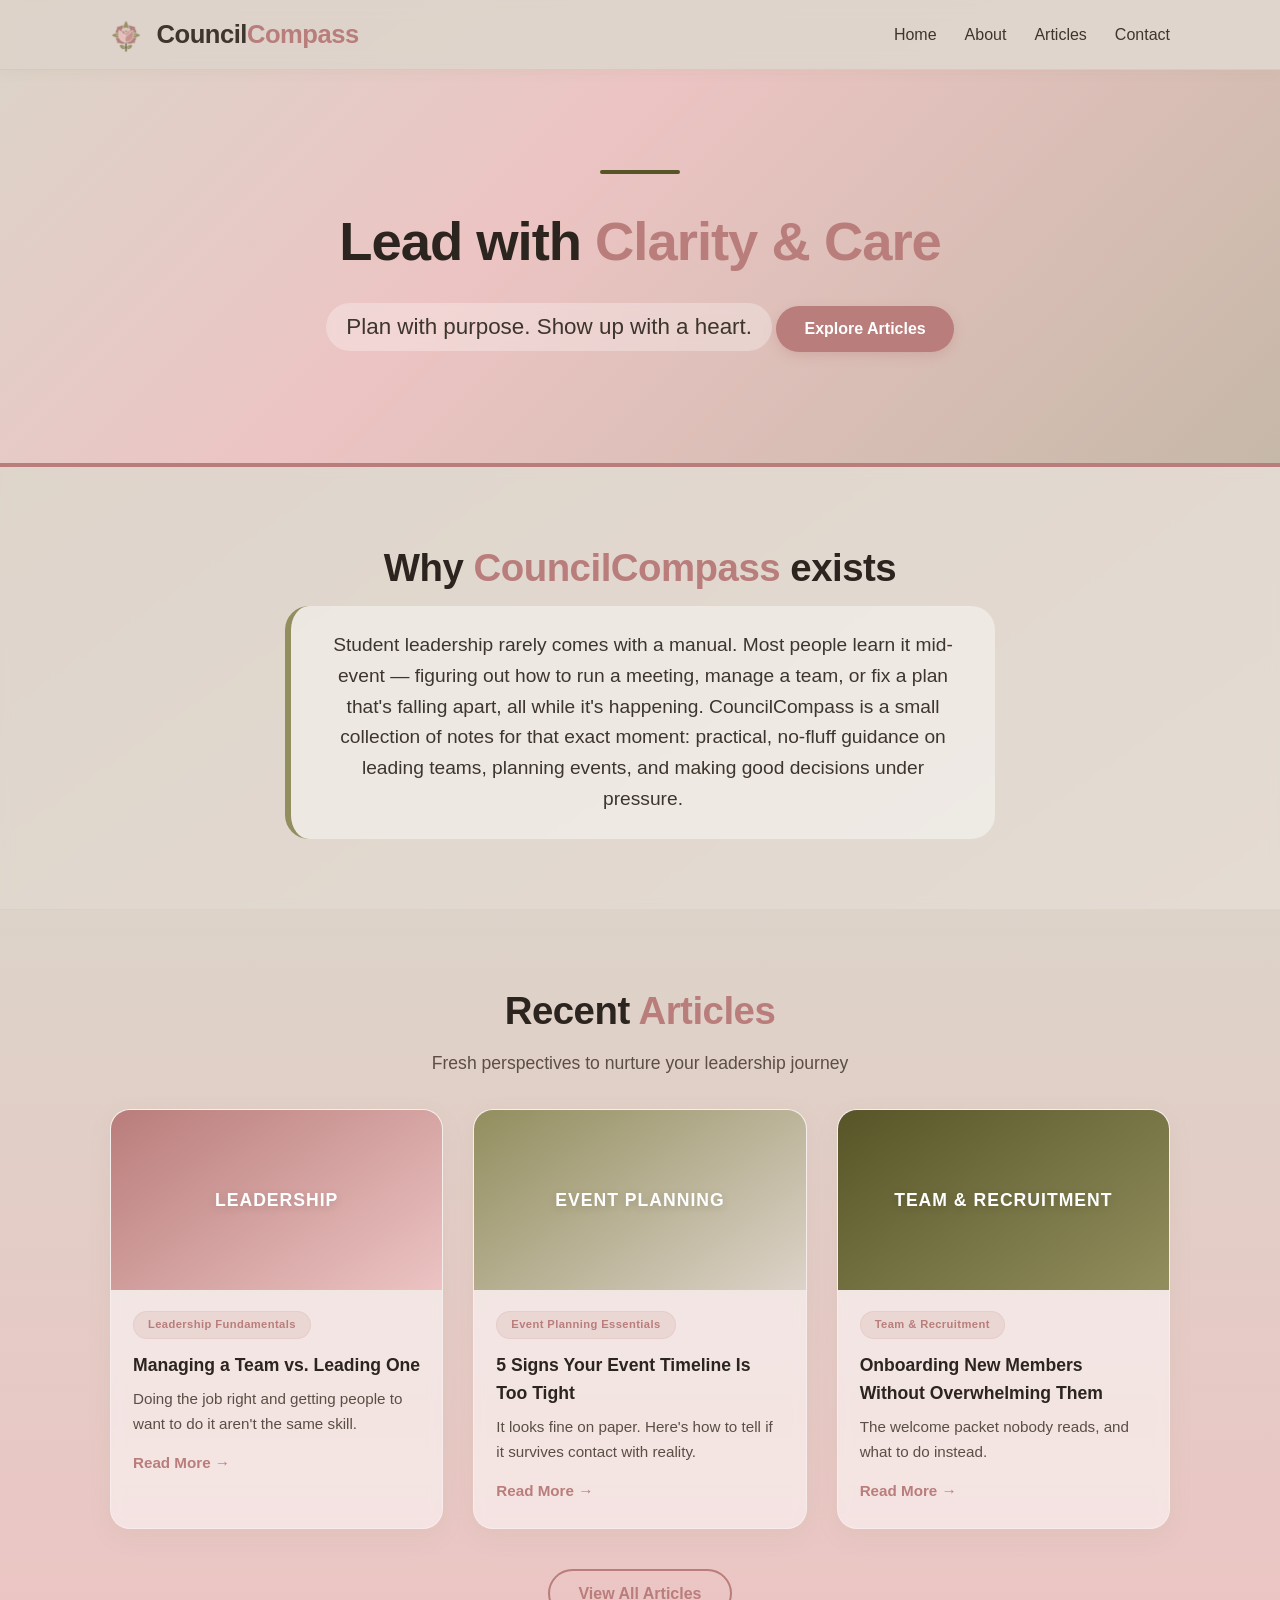
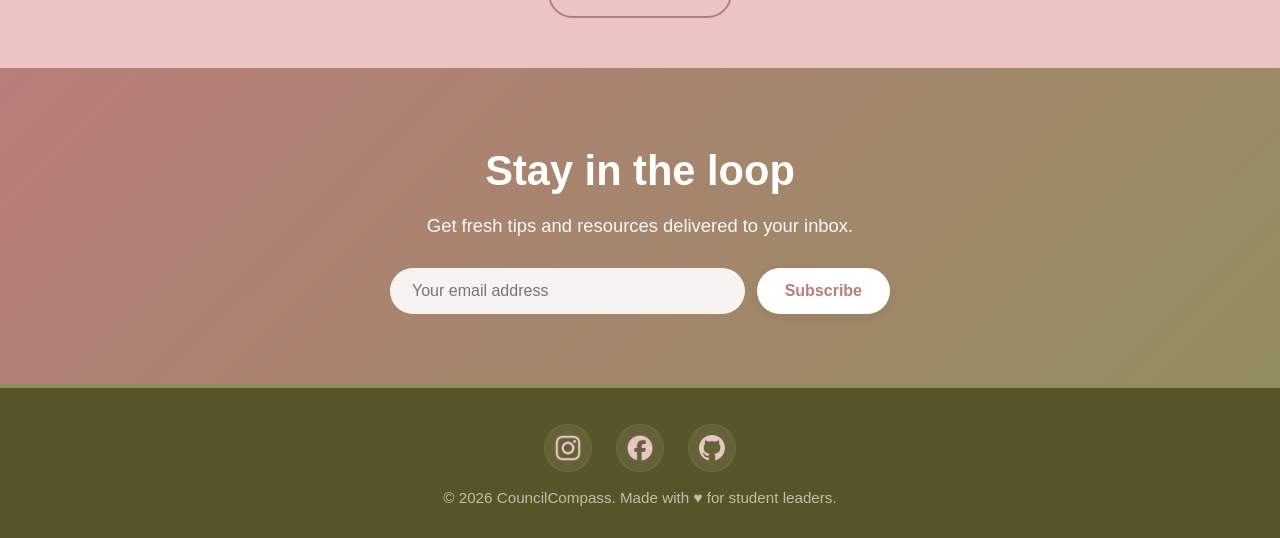
<file: index.html>
<!DOCTYPE html>
<html lang="en">
<head>
  <meta charset="UTF-8" />
  <meta name="viewport" content="width=device-width, initial-scale=1.0" />
  <title>Home – CouncilCompass</title>
  <link rel="stylesheet" href="style.css" />
</head>
<body>

  <header>
    <div class="container header-inner">
      <div class="logo">
        <img src="images/CouncilCompass-logo.png" alt="CouncilCompass logo" class="site-logo" />
        Council<span>Compass</span>
      </div>
      <nav class="nav-links">
        <a href="#home">Home</a>
        <a href="#about">About</a>
        <a href="#articles">Articles</a>
        <a href="#contact">Contact</a>
      </nav>
    </div>
  </header>

  <!-- ===== HOME SECTION ===== -->
  <section id="home" class="hero">
    <div class="container">
      <div class="accent-line"></div>
      <h1>Lead with <span>Clarity &amp; Care</span></h1>
      <p class="tagline">Plan with purpose. Show up with a heart.</p>
      <a href="#articles" class="btn">Explore Articles</a>
    </div>
  </section>

  <!-- ===== ABOUT SECTION ===== -->
  <section id="about" class="about">
    <div class="container">
      <h2 class="section-title">Why <span class="primary">CouncilCompass</span> exists</h2>
      <p>
        Student leadership rarely comes with a manual.
        Most people learn it mid-event — figuring out how to run a meeting, manage a team, 
        or fix a plan that's falling apart, all while it's happening.
        CouncilCompass is a small collection of notes for that exact moment: 
        practical, no-fluff guidance on leading teams, planning events, and 
        making good decisions under pressure.
      </p>
    </div>
  </section>

  <!-- ===== ARTICLES SECTION (recents) ===== -->
  <section id="articles" class="recent">
    <div class="container">
      <h2 class="section-title">Recent <span class="primary">Articles</span></h2>
      <p class="section-sub">Fresh perspectives to nurture your leadership journey</p>

      <div class="card-grid">

        <article class="card">
          <div class="card-img c1">Leadership</div>
          <div class="card-body">
            <span class="pillar-tag">Leadership Fundamentals</span>
            <h3><a href="#popup-team-vs-lead">Managing a Team vs. Leading One</a></h3>
            <p>Doing the job right and getting people to want to do it aren't the same skill.</p>
            <a href="#popup-team-vs-lead" class="read-more">Read More →</a>
          </div>
        </article>

        <article class="card">
          <div class="card-img c2">Event Planning</div>
          <div class="card-body">
            <span class="pillar-tag">Event Planning Essentials</span>
            <h3><a href="#popup-timeline">5 Signs Your Event Timeline Is Too Tight</a></h3>
            <p>It looks fine on paper. Here's how to tell if it survives contact with reality.</p>
            <a href="#popup-timeline" class="read-more">Read More →</a>
          </div>
        </article>

        <article class="card">
          <div class="card-img c3">Team &amp; Recruitment</div>
          <div class="card-body">
            <span class="pillar-tag">Team &amp; Recruitment</span>
            <h3><a href="#popup-onboarding-without-overwhelm">Onboarding New Members Without Overwhelming Them</a></h3>
            <p>The welcome packet nobody reads, and what to do instead.</p>
            <a href="#popup-onboarding-without-overwhelm" class="read-more">Read More →</a>
          </div>
        </article>

        </div>

      <div class="center-btn">
        <a href="articles.html" class="btn btn-outline">View All Articles</a>
      </div>
    </div>
  </section>

  <!-- ===== CONTACT / SUBSCRIBE SECTION ===== -->
  <section id="contact" class="subscribe">
    <div class="container">
      <h2>Stay in the <span class="highlight">loop</span></h2>
      <p>Get fresh tips and resources delivered to your inbox.</p>
      <form class="subscribe-form" action="#" method="post" onsubmit="alert('Thanks for subscribing!◝(ᵔᵕᵔ)◜'); return false;">
        <input type="email" placeholder="Your email address" aria-label="Email address" required />
        <button type="submit" class="btn btn-light">Subscribe</button>
      </form>
    </div>
  </section>

    <!-- ===== FOOTER ===== -->
  <footer>
    <div class="container">
      <div class="footer-socials">

        <a href="https://www.instagram.com/l444inne?igsh=eGhwbXk3b3pjeHY%3D&utm_source=qr" target="_blank" aria-label="Instagram" class="social-link instagram">
          <img src="images/instagram-icon.png" alt="Instagram" class="social-icon" />
        </a>

        <a href="https://www.facebook.com/share/1E3j4MYcTQ/?mibextid=wwXIfr" target="_blank" aria-label="Facebook" class="social-link facebook">
          <img src="images/facebook-icon.png" alt="Facebook" class="social-icon" />
        </a>

        <a href="https://github.com/l444inne" target="_blank" aria-label="GitHub" class="social-link github">
          <svg viewBox="0 0 24 24" width="28" height="28" style="color: #ecc4c3; fill: #ecc4c3;">
            <path d="M12 0C5.37 0 0 5.37 0 12c0 5.31 3.435 9.795 8.205 11.385.6.105.825-.255.825-.57 0-.285-.015-1.23-.015-2.235-3.015.555-3.795-.735-4.035-1.41-.135-.345-.72-1.41-1.23-1.695-.42-.225-1.02-.78-.015-.795.945-.015 1.62.87 1.845 1.23 1.08 1.815 2.805 1.305 3.495.99.105-.78.42-1.305.765-1.605-2.67-.3-5.46-1.335-5.46-5.925 0-1.305.465-2.385 1.23-3.225-.12-.3-.54-1.53.12-3.15 0 0 1.005-.315 3.3 1.23.96-.27 1.98-.405 3-.405s2.04.135 3 .405c2.295-1.56 3.3-1.23 3.3-1.23.66 1.62.24 2.85.12 3.15.765.84 1.23 1.905 1.23 3.225 0 4.605-2.805 5.625-5.475 5.925.435.375.81 1.095.81 2.22 0 1.605-.015 2.895-.015 3.3 0 .315.225.69.825.57A12.02 12.02 0 0024 12c0-6.63-5.37-12-12-12z"/>
          </svg>
        </a>

      </div>
      <p class="copy">&copy; 2026 CouncilCompass. Made with <span class="heart">♥</span> for student leaders.</p>
    </div>
  </footer>

    <!-- ===== POP-UPS ===== -->
  <div id="popup-team-vs-lead" class="popup">
    <div class="popup-box">
      <a href="#_" class="close-btn">&times;</a>
      <h2>Managing a Team vs. Leading One</h2>
      <span class="pillar-tag">Leadership Fundamentals</span>
      <p>Every student organization runs on some mix of management and leadership, but the two aren't the same skill. Management keeps a team on schedule. Leadership gives a team a reason to stay on schedule when it stops being easy.</p>
      <p>Management is task-oriented. It's assigning roles, tracking deadlines, following up on deliverables, and making sure logistics don't fall through the cracks. It's necessary — a group with no management structure will miss deadlines no matter how inspired everyone feels. But management alone treats people like items on a checklist, and checklists don't ask why they're doing something.</p>
      <p>Leadership is direction-oriented. It's explaining why a task matters, not just that it's due Friday. It's noticing when someone is quietly burning out before they say anything. It's the difference between “submit the design by Friday” and “here's why this design has to land — it's the first thing new members will see, and it sets the tone for the whole event.” Same deadline, very different reason to care.</p>
      <p>Most student leaders default to management under pressure because it's measurable — you can point to a spreadsheet and see what's late. Leadership is harder to track, which is exactly why it gets skipped when things get busy. But teams that only experience management tend to do the minimum required and disengage the moment no one's watching.</p>
      <p>The fix isn't choosing one over the other — it's noticing which one you default to and deliberately practicing the other. If you're naturally good at rallying people but bad at tracking deadlines, build a simple tracking system. If you're naturally organized but rarely check in on how people are doing, block ten minutes before every meeting just to ask.</p>
    </div>
  </div>

  <div id="popup-timeline" class="popup">
    <div class="popup-box">
      <a href="#_" class="close-btn">&times;</a>
      <h2>5 Signs Your Event Timeline Is Too Tight</h2>
      <span class="pillar-tag">Event Planning Essentials</span>
      <p>A packed program looks impressive on paper. The problem is paper doesn't account for late attendees, a microphone that needs troubleshooting, or a segment that runs four minutes over because the crowd was into it. Here are five signs your timeline needs more breathing room before it's tested live.</p>
      <ol>
        <li><strong>Every task has exactly one person who can do it.</strong> If your emcee is also your tech operator and your only person who knows the Wi-Fi password, one delay anywhere becomes a delay everywhere. Tight timelines have no redundancy built in.</li>
        <li><strong>Setup and rehearsal share the same block.</strong> If your schedule assumes the venue will be fully set up and the run-through finished in the same 30 minutes, one of those two things is going to get cut short — usually the rehearsal, which is the one that actually catches mistakes.</li>
        <li><strong>There's no transition time between segments.</strong> Real programs don't move from one segment straight into the next with zero gap. People need to walk on and off stage, hand off microphones, and reset. A timeline with zero transition buffer is a timeline that's already behind before the event starts.</li>
        <li><strong>Vendor and supplier arrival times are assumed, not confirmed.</strong> "They should be here by 8" is not the same as a confirmed delivery window. If your timeline depends on an external party showing up exactly on schedule, and that hasn't been confirmed in writing, the plan is built around a hope.</li>
        <li><strong>There's no answer for what happens if something runs ten minutes over.</strong> If the honest answer to "what do we cut if we're running late" is "we'll figure it out," that's the clearest sign the timeline is too tight — because the plan already assumes it might not hold.</li>
      </ol>
      <p>None of this means over-engineering every minute. It means building in small amounts of slack on purpose, in the places most likely to slip, so a single delay doesn't cascade into the whole program falling apart.</p>
    </div>
  </div>

  <div id="popup-onboarding-without-overwhelm" class="popup">
    <div class="popup-box">
      <a href="#_" class="close-btn">&times;</a>
      <h2>Onboarding New Members Without Overwhelming Them</h2>
      <span class="pillar-tag">Team &amp; Recruitment</span>
      <p>The instinct after recruitment is to hand new members everything at once — the org chart, the full history, every policy, every channel — in a single orientation session. Almost none of it sticks, because people can only absorb so much before it turns into noise.</p>
      <p>Information needs sequencing. New members need to know, on day one, exactly what they need in order to function this week: who their point of contact is, where to find the next meeting, and what their first task actually is. Everything else — long-term structure, past projects, org history — can wait until it's relevant.</p>
      <p>Pairing each new member with a buddy or mentor, someone slightly more experienced who isn't their direct supervisor, gives them a low-pressure person to ask “obvious” questions to. People are far more likely to ask a peer than to interrupt a meeting to admit they're lost.</p>
      <p>An early, small, genuinely useful task matters more than a long welcome packet. Reading materials build familiarity; doing something builds confidence and a sense of belonging. Give new members something real to contribute within their first week or two, even if it's small.</p>
      <p>A living reference document — updated as processes change — beats a one-time orientation every time. Orientations happen once and get forgotten. A shared, searchable doc lets new members find what they need on their own schedule, months after the day they joined.</p>
      <p>Good onboarding isn't about front-loading information. It's about giving people just enough to start, and making it easy to find more when they actually need it.</p>
    </div>
  </div>

</body>

</html>
</file>
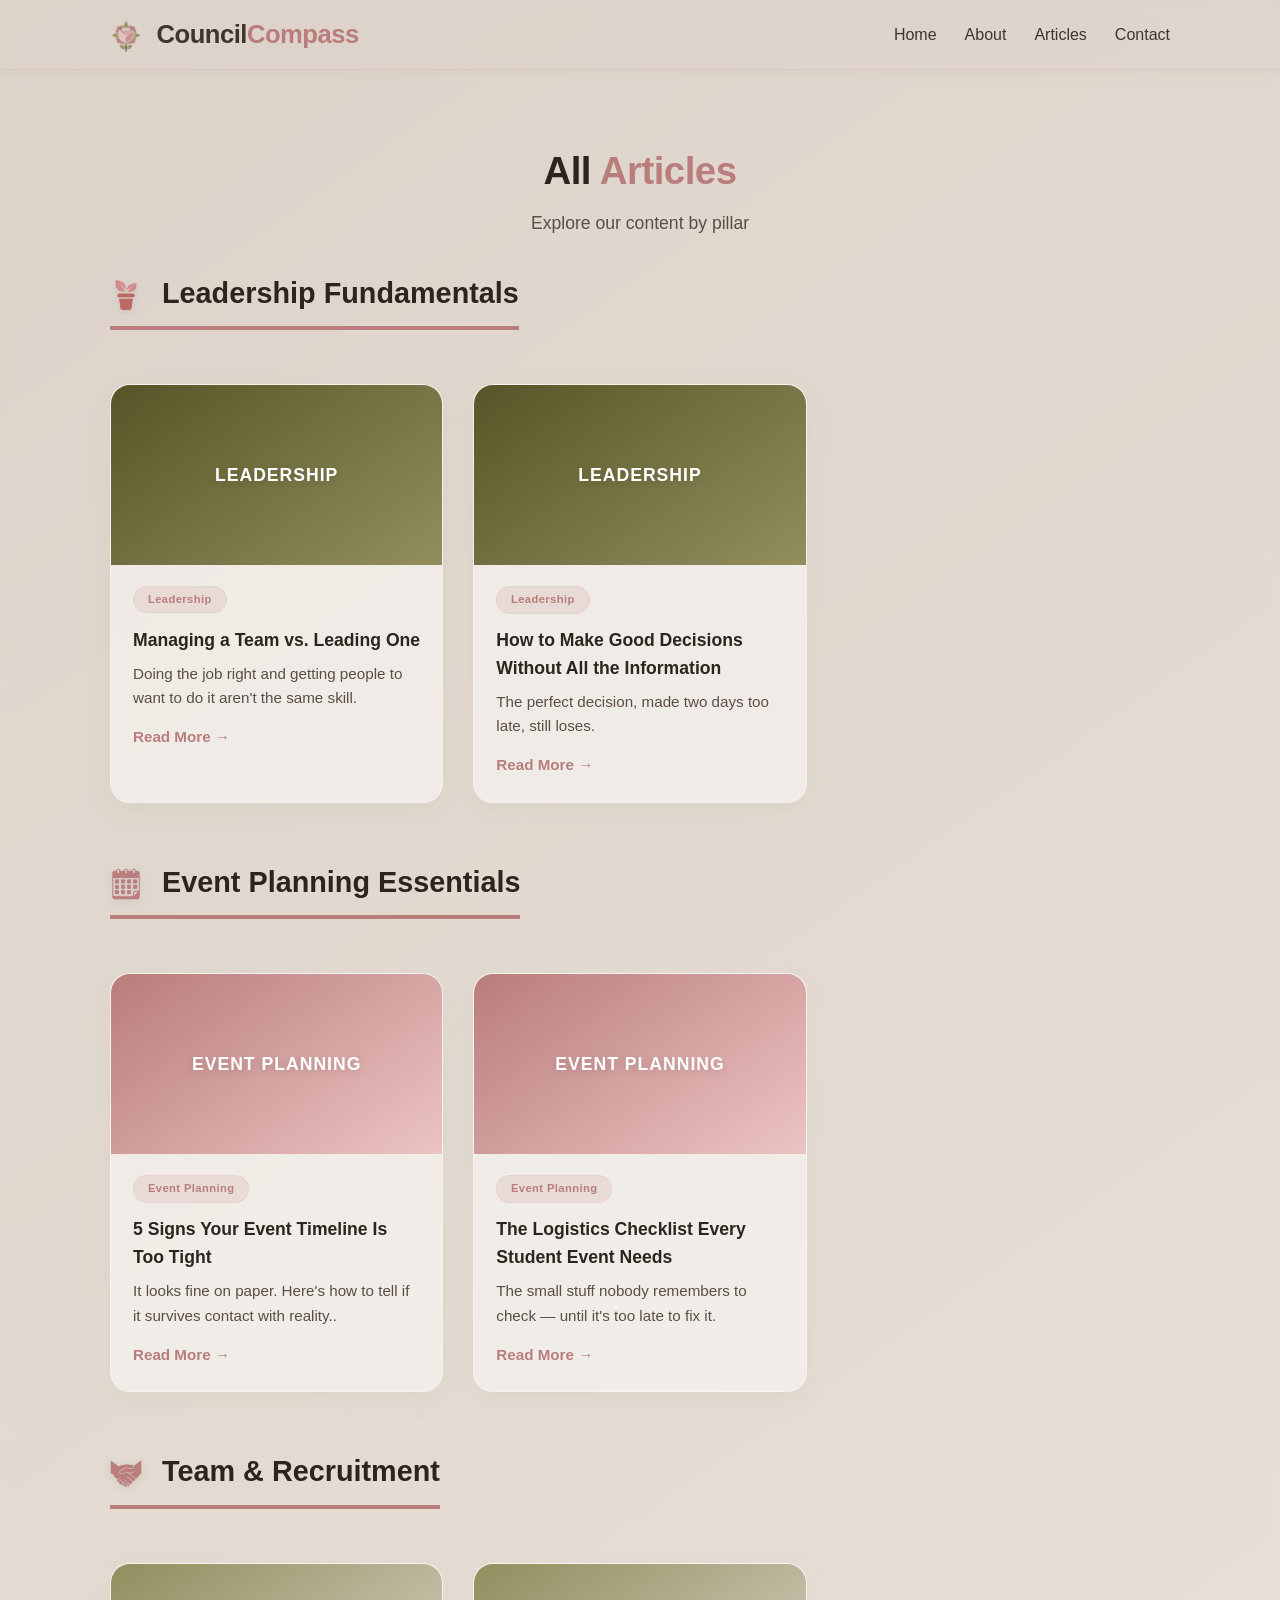
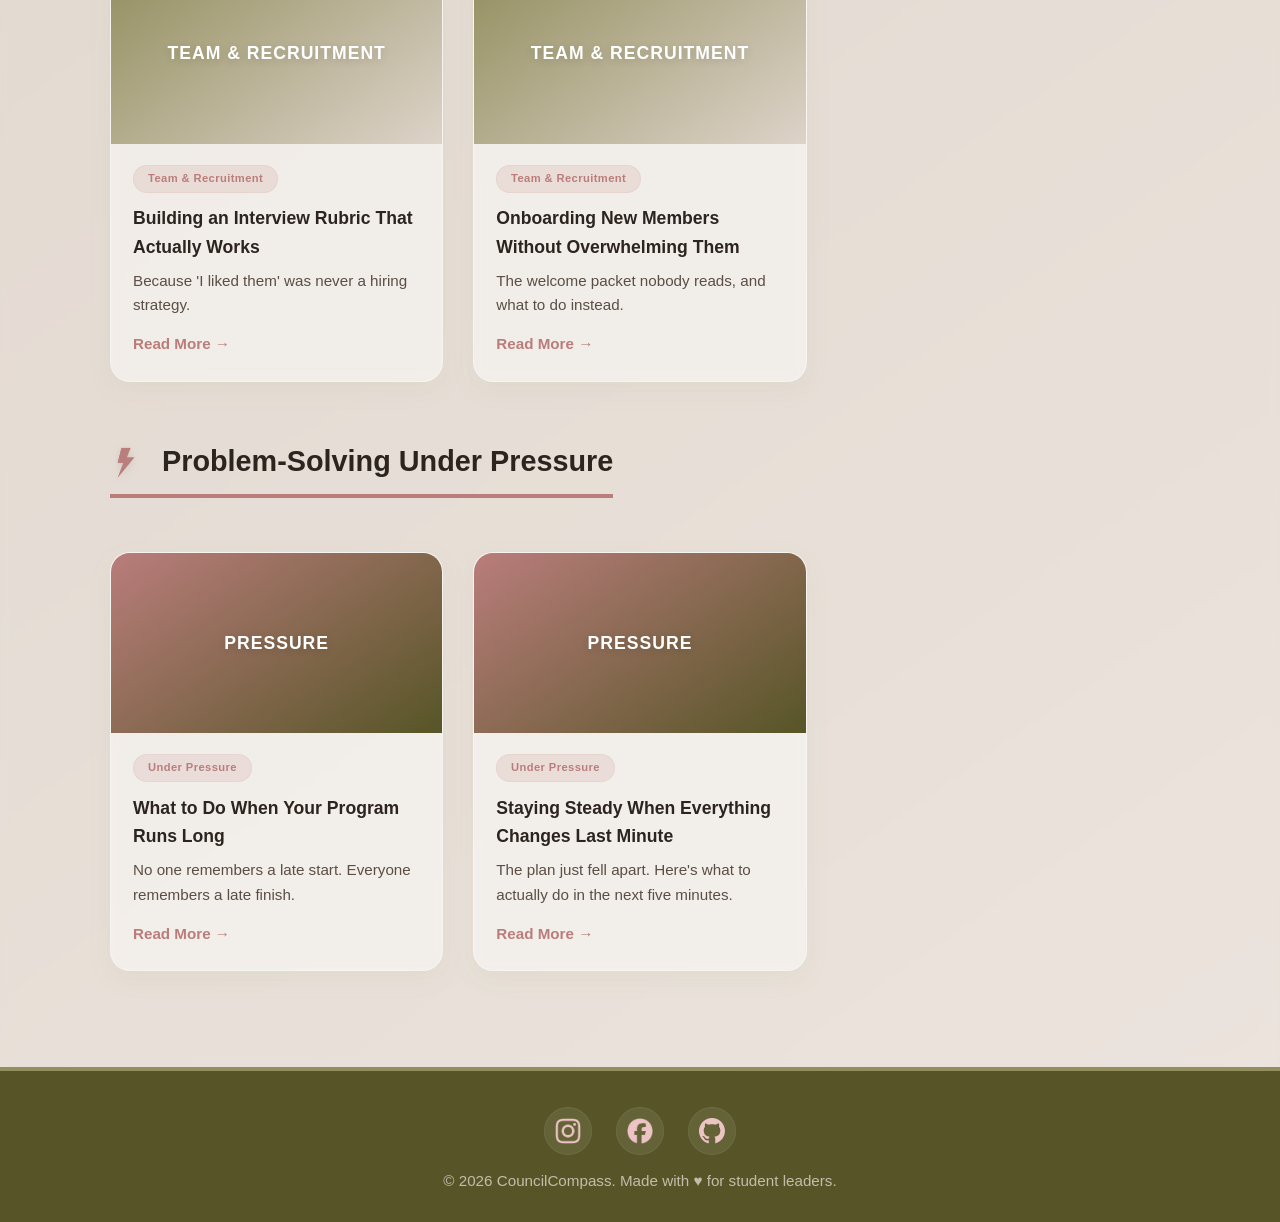
<file: articles.html>
<!DOCTYPE html>
<html lang="en">
<head>
  <meta charset="UTF-8" />
  <meta name="viewport" content="width=device-width, initial-scale=1.0" />
  <title>All Articles – CouncilCompass</title>
  <link rel="stylesheet" href="style.css" />
</head>
<body>

  <header>
    <div class="container header-inner">
      <div class="logo">
        <img src="images/CouncilCompass-logo.png" alt="CouncilCompass logo" class="site-logo" />
        Council<span>Compass</span>
      </div>
      <nav class="nav-links">
        <a href="index.html#home">Home</a>
        <a href="index.html#about">About</a>
        <a href="index.html#articles">Articles</a>
        <a href="index.html#contact">Contact</a>
      </nav>
    </div>
  </header>

  <section class="all-articles">
    <div class="container">

      <h2 class="section-title" style="text-align: center;">All <span class="primary">Articles</span></h2>
      <p class="section-sub" style="text-align: center;">Explore our content by pillar</p>

      <!-- Pillar 1 -->
      <div class="pillar-group">
        <h2>
          <img src="images/leadership-icon.png" alt="Leadership icon" class="pillar-icon" />
          Leadership Fundamentals
        </h2>
        <div class="card-grid">
          <article class="card">
            <div class="card-img c3">Leadership</div>
            <div class="card-body">
              <span class="pillar-tag">Leadership</span>
              <h3><a href="#popup-team-vs-lead">Managing a Team vs. Leading One</a></h3>
              <p>Doing the job right and getting people to want to do it aren't the same skill.</p>
              <a href="#popup-team-vs-lead" class="read-more">Read More →</a>
            </div>
          </article>
          <article class="card">
            <div class="card-img c3">Leadership</div>
            <div class="card-body">
              <span class="pillar-tag">Leadership</span>
              <h3><a href="#popup-decisions-without-info">How to Make Good Decisions Without All the Information</a></h3>
              <p>The perfect decision, made two days too late, still loses.</p>
              <a href="#popup-decisions-without-info" class="read-more">Read More →</a>
            </div>
          </article>
        </div>
      </div>

      <!-- Pillar 2 -->
      <div class="pillar-group">
        <h2>
          <img src="images/event-icon.png" alt="Event Planning icon" class="pillar-icon" />
          Event Planning Essentials
        </h2>
        <div class="card-grid">
          <article class="card">
            <div class="card-img c1">Event Planning</div>
            <div class="card-body">
              <span class="pillar-tag">Event Planning</span>
              <h3><a href="#popup-timeline">5 Signs Your Event Timeline Is Too Tight</a></h3>
              <p>It looks fine on paper. Here's how to tell if it survives contact with reality..</p>
              <a href="#popup-timeline" class="read-more">Read More →</a>
            </div>
          </article>
          <article class="card">
            <div class="card-img c1">Event Planning</div>
            <div class="card-body">
              <span class="pillar-tag">Event Planning</span>
              <h3><a href="#popup-logistics-checklist">The Logistics Checklist Every Student Event Needs</a></h3>
              <p>The small stuff nobody remembers to check — until it's too late to fix it.</p>
              <a href="#popup-logistics-checklist" class="read-more">Read More →</a>
            </div>
          </article>
        </div>
      </div>

      <!-- Pillar 3 -->
      <div class="pillar-group">
        <h2>
          <img src="images/team-icon.png" alt="Team icon" class="pillar-icon" />
          Team &amp; Recruitment
        </h2>
        <div class="card-grid">
          <article class="card">
            <div class="card-img c2">Team &amp; Recruitment</div>
            <div class="card-body">
              <span class="pillar-tag">Team &amp; Recruitment</span>
              <h3><a href="#popup-interview">Building an Interview Rubric That Actually Works</a></h3>
              <p>Because 'I liked them' was never a hiring strategy.</p>
              <a href="#popup-interview" class="read-more">Read More →</a>
            </div>
          </article>
          <article class="card">
            <div class="card-img c2">Team &amp; Recruitment</div>
            <div class="card-body">
              <span class="pillar-tag">Team &amp; Recruitment</span>
              <h3><a href="#popup-onboarding">Onboarding New Members Without Overwhelming Them</a></h3>
              <p>The welcome packet nobody reads, and what to do instead.</p>
              <a href="#popup-onboarding" class="read-more">Read More →</a>
            </div>
          </article>
        </div>
      </div>

      <!-- Pillar 4 -->
      <div class="pillar-group">
        <h2>
          <img src="images/pressure-icon.png" alt="Problem Solving icon" class="pillar-icon" />
          Problem‑Solving Under Pressure
        </h2>
        <div class="card-grid">
          <article class="card">
            <div class="card-img c4">Pressure</div>
            <div class="card-body">
              <span class="pillar-tag">Under Pressure</span>
              <h3><a href="#popup-program-runs-long">What to Do When Your Program Runs Long</a></h3>
              <p>No one remembers a late start. Everyone remembers a late finish.</p>
              <a href="#popup-program-runs-long" class="read-more">Read More →</a>
            </div>
          </article>
          <article class="card">
            <div class="card-img c4">Pressure</div>
            <div class="card-body">
              <span class="pillar-tag">Under Pressure</span>
              <h3><a href="#popup-staying-steady">Staying Steady When Everything Changes Last Minute</a></h3>
              <p>The plan just fell apart. Here's what to actually do in the next five minutes.</p>
              <a href="#popup-staying-steady" class="read-more">Read More →</a>
            </div>
          </article>
        </div>
      </div>

    </div>
  </section>

  <!-- ===== FOOTER ===== -->
  <footer>
    <div class="container">
      <div class="footer-socials">
        <a href="https://www.instagram.com/l444inne?igsh=eGhwbXk3b3pjeHY%3D&utm_source=qr" target="_blank" aria-label="Instagram" class="social-link instagram">
          <img src="images/instagram-icon.png" alt="Instagram" class="social-icon" />
        </a>
        <a href="https://www.facebook.com/share/1E3j4MYcTQ/?mibextid=wwXIfr" target="_blank" aria-label="Facebook" class="social-link facebook">
          <img src="images/facebook-icon.png" alt="Facebook" class="social-icon" />
        </a>
        <a href="https://github.com/l444inne" target="_blank" aria-label="GitHub" class="social-link github">
          <svg viewBox="0 0 24 24" width="28" height="28" style="color: #ecc4c3; fill: #ecc4c3;">
            <path d="M12 0C5.37 0 0 5.37 0 12c0 5.31 3.435 9.795 8.205 11.385.6.105.825-.255.825-.57 0-.285-.015-1.23-.015-2.235-3.015.555-3.795-.735-4.035-1.41-.135-.345-.72-1.41-1.23-1.695-.42-.225-1.02-.78-.015-.795.945-.015 1.62.87 1.845 1.23 1.08 1.815 2.805 1.305 3.495.99.105-.78.42-1.305.765-1.605-2.67-.3-5.46-1.335-5.46-5.925 0-1.305.465-2.385 1.23-3.225-.12-.3-.54-1.53.12-3.15 0 0 1.005-.315 3.3 1.23.96-.27 1.98-.405 3-.405s2.04.135 3 .405c2.295-1.56 3.3-1.23 3.3-1.23.66 1.62.24 2.85.12 3.15.765.84 1.23 1.905 1.23 3.225 0 4.605-2.805 5.625-5.475 5.925.435.375.81 1.095.81 2.22 0 1.605-.015 2.895-.015 3.3 0 .315.225.69.825.57A12.02 12.02 0 0024 12c0-6.63-5.37-12-12-12z"/>
          </svg>
        </a>
      </div>
      <p class="copy">&copy; 2026 CouncilCompass. Made with <span class="heart">♥</span> for student leaders.</p>
    </div>
  </footer>

  <!-- ===== POP-UPS (CSS-only) ===== -->
  <div id="popup-team-vs-lead" class="popup">
    <div class="popup-box">
      <a href="#_" class="close-btn">&times;</a>
      <h2>Managing a Team vs. Leading One</h2>
      <span class="pillar-tag">Leadership Fundamentals</span>
      <p>Every student organization runs on some mix of management and leadership, but the two aren't the same skill. Management keeps a team on schedule. Leadership gives a team a reason to stay on schedule when it stops being easy.</p>
      <p>Management is task-oriented. It's assigning roles, tracking deadlines, following up on deliverables, and making sure logistics don't fall through the cracks. It's necessary — a group with no management structure will miss deadlines no matter how inspired everyone feels. But management alone treats people like items on a checklist, and checklists don't ask why they're doing something.</p>
      <p>Leadership is direction-oriented. It's explaining why a task matters, not just that it's due Friday. It's noticing when someone is quietly burning out before they say anything. It's the difference between “submit the design by Friday” and “here's why this design has to land — it's the first thing new members will see, and it sets the tone for the whole event.” Same deadline, very different reason to care.</p>
      <p>Most student leaders default to management under pressure because it's measurable — you can point to a spreadsheet and see what's late. Leadership is harder to track, which is exactly why it gets skipped when things get busy. But teams that only experience management tend to do the minimum required and disengage the moment no one's watching.</p>
      <p>The fix isn't choosing one over the other — it's noticing which one you default to and deliberately practicing the other. If you're naturally good at rallying people but bad at tracking deadlines, build a simple tracking system. If you're naturally organized but rarely check in on how people are doing, block ten minutes before every meeting just to ask.</p>
    </div>
  </div>
  <div id="popup-decisions-without-info" class="popup">
    <div class="popup-box">
      <a href="#_" class="close-btn">&times;</a>
      <h2>How to Make Good Decisions Without All the Information</h2>
      <span class="pillar-tag">Leadership Fundamentals</span>
      <p>Student leadership rarely comes with complete information. A vendor cancels the day before an event. A key volunteer drops out mid-planning. A budget gets cut with no warning. Waiting for certainty in these moments isn't caution — it's a decision by default, and usually the worst one available.</p>
      <p>A useful first question is whether the decision is reversible. If a wrong call can be corrected later with reasonable effort, it's worth deciding quickly and adjusting if needed. If it's irreversible — signing a contract, publicly announcing a date, spending a large portion of the budget — it deserves more caution, even if that means asking for more time.</p>
      <p>A second question is who actually needs to be consulted. It's tempting to loop in the whole team for every hard call, but that usually just delays the decision and diffuses the responsibility for it. A smaller, trusted group — the people closest to the specific problem — can usually decide faster and with better context than a full committee.</p>
      <p>It also helps to set a “good enough” threshold instead of an ideal one. Perfect information rarely arrives in time to be useful. A decision made with 70 percent of the picture, acted on quickly, usually beats a decision made with 95 percent of the picture two days too late.</p>
      <p>Whatever you decide, write down the reasoning in a sentence or two, even informally. It protects you if the decision is questioned later, and it makes the next similar decision easier because you're not starting from zero. Confidence under uncertainty isn't about being right every time — it's about being able to explain why the call made sense with what you knew at the time.</p>
    </div>
  </div>
  <div id="popup-timeline" class="popup">
    <div class="popup-box">
      <a href="#_" class="close-btn">&times;</a>
      <h2>5 Signs Your Event Timeline Is Too Tight</h2>
      <span class="pillar-tag">Event Planning Essentials</span>
      <p>A packed program looks impressive on paper. The problem is paper doesn't account for late attendees, a microphone that needs troubleshooting, or a segment that runs four minutes over because the crowd was into it. Here are five signs your timeline needs more breathing room before it's tested live.</p>
      <ol>
        <li><strong>Every task has exactly one person who can do it.</strong> If your emcee is also your tech operator and your only person who knows the Wi-Fi password, one delay anywhere becomes a delay everywhere. Tight timelines have no redundancy built in.</li>
        <li><strong>Setup and rehearsal share the same block.</strong> If your schedule assumes the venue will be fully set up and the run-through finished in the same 30 minutes, one of those two things is going to get cut short — usually the rehearsal, which is the one that actually catches mistakes.</li>
        <li><strong>There's no transition time between segments.</strong> Real programs don't move from one segment straight into the next with zero gap. People need to walk on and off stage, hand off microphones, and reset. A timeline with zero transition buffer is a timeline that's already behind before the event starts.</li>
        <li><strong>Vendor and supplier arrival times are assumed, not confirmed.</strong> "They should be here by 8" is not the same as a confirmed delivery window. If your timeline depends on an external party showing up exactly on schedule, and that hasn't been confirmed in writing, the plan is built around a hope.</li>
        <li><strong>There's no answer for what happens if something runs ten minutes over.</strong> If the honest answer to "what do we cut if we're running late" is "we'll figure it out," that's the clearest sign the timeline is too tight — because the plan already assumes it might not hold.</li>
      </ol>
      <p>None of this means over-engineering every minute. It means building in small amounts of slack on purpose, in the places most likely to slip, so a single delay doesn't cascade into the whole program falling apart.</p>
    </div>
  </div>
  <div id="popup-logistics-checklist" class="popup">
    <div class="popup-box">
      <a href="#_" class="close-btn">&times;</a>
      <h2>The Logistics Checklist Every Student Event Needs</h2>
      <span class="pillar-tag">Event Planning Essentials</span>
      <p>Most event failures aren't caused by one big mistake — they're caused by a handful of small things nobody thought to check. A simple checklist, reviewed a few days out and again the morning of, catches most of them before they become a problem on the day.</p>
      <h3>Venue &amp; Permits</h3>
      <ul>
        <li>Confirm the booking in writing, not just verbally</li>
        <li>Check what's actually included — tables, chairs, sound system, power outlets</li>
        <li>Confirm access time for setup, not just the event start time</li>
        <li>Verify any required permits or clearances are signed off</li>
      </ul>
      <h3>Program Flow</h3>
      <ul>
        <li>Walk through the schedule minute by minute, not just segment by segment</li>
        <li>Confirm who's responsible for each transition, not just each segment</li>
        <li>Build in buffer time around anything involving VIPs or guest speakers</li>
      </ul>
      <h3>Materials &amp; Supplies</h3>
      <ul>
        <li>List everything that needs to be printed, built, or bought, with an owner and a deadline for each</li>
        <li>Have a backup for anything that can't be replaced last-minute — signage, certificates, giveaways</li>
      </ul>
      <h3>People</h3>
      <ul>
        <li>Assign one point person per area — registration, program, technical, logistics</li>
        <li>Make sure every volunteer knows who to contact if something goes wrong, not just what their own task is</li>
      </ul>
      <h3>Contingency</h3>
      <ul>
        <li>Identify what happens if the weather changes, a speaker cancels, or turnout is different than expected</li>
        <li>Know who has the authority to make a call on the day, so no one is guessing</li>
      </ul>
      <p>A checklist won't prevent every surprise, but it removes the surprises that were preventable — which, in most events, turns out to be most of them.</p>
    </div>
  </div>
  <div id="popup-interview" class="popup">
    <div class="popup-box">
      <a href="#_" class="close-btn">&times;</a>
      <h2>Building an Interview Rubric That Actually Works</h2>
      <span class="pillar-tag">Team &amp; Recruitment</span>
      <p>Interviewing based on gut feeling works fine for one or two candidates. It falls apart the moment you're evaluating dozens of applicants across multiple interviewers, because “I liked them” isn't a standard — it's a mood, and it's different for everyone on the panel.</p>
      <p>A rubric fixes this by turning vague impressions into comparable scores. The first step is defining the competencies that actually matter for the role before writing a single interview question — things like communication, initiative, reliability, or relevant experience — rather than starting with questions and hoping they reveal something useful.</p>
      <p>Not every competency deserves equal weight. A recruitment role might weight communication heavily and technical skill lightly; a finance role might be the reverse. Deciding the weighting in advance keeps the panel from unconsciously favoring whichever trait each individual interviewer happens to value most.</p>
      <p>Behavioral questions tend to produce more comparable answers than hypothetical ones. “Tell me about a time you had to manage a conflict on a team” reveals more than “how would you handle a conflict,” because it forces the candidate to describe something that actually happened rather than what they think sounds good.</p>
      <p>Scoring should happen independently before the panel discusses the candidate. If interviewers compare notes first, the most confident voice in the room quietly becomes the rubric. Independent scores, then a short calibration discussion afterward, keep the process fair and catch cases where one interviewer scored unusually high or low.</p>
      <p>A good rubric doesn't remove judgment from interviewing — it makes that judgment consistent, defensible, and fair to every applicant going through the same process.</p>
    </div>
  </div>
  <div id="popup-onboarding" class="popup">
    <div class="popup-box">
      <a href="#_" class="close-btn">&times;</a>
      <h2>Onboarding New Members Without Overwhelming Them</h2>
      <span class="pillar-tag">Team &amp; Recruitment</span>
      <p>The instinct after recruitment is to hand new members everything at once — the org chart, the full history, every policy, every channel — in a single orientation session. Almost none of it sticks, because people can only absorb so much before it turns into noise.</p>
      <p>Information needs sequencing. New members need to know, on day one, exactly what they need in order to function this week: who their point of contact is, where to find the next meeting, and what their first task actually is. Everything else — long-term structure, past projects, org history — can wait until it's relevant.</p>
      <p>Pairing each new member with a buddy or mentor, someone slightly more experienced who isn't their direct supervisor, gives them a low-pressure person to ask “obvious” questions to. People are far more likely to ask a peer than to interrupt a meeting to admit they're lost.</p>
      <p>An early, small, genuinely useful task matters more than a long welcome packet. Reading materials build familiarity; doing something builds confidence and a sense of belonging. Give new members something real to contribute within their first week or two, even if it's small.</p>
      <p>A living reference document — updated as processes change — beats a one-time orientation every time. Orientations happen once and get forgotten. A shared, searchable doc lets new members find what they need on their own schedule, months after the day they joined.</p>
      <p>Good onboarding isn't about front-loading information. It's about giving people just enough to start, and making it easy to find more when they actually need it.</p>
    </div>
  </div>
  <div id="popup-program-runs-long" class="popup">
    <div class="popup-box">
      <a href="#_" class="close-btn">&times;</a>
      <h2>What to Do When Your Program Runs Long</h2>
      <span class="pillar-tag">Problem‑Solving Under Pressure</span>
      <p>Almost every event runs long somewhere. The events that recover gracefully aren't the ones that avoided delays entirely — they're the ones that planned, in advance, for what to do when a delay happened.</p>
      <p>The first step happens before the event: identify which segments are essential and which are flexible. Not every part of a program carries equal weight. Knowing in advance what can be shortened or cut — and what absolutely cannot — means that decision doesn't have to be made from scratch, under pressure, in the moment.</p>
      <p>One person should have clear authority to make real-time calls on the schedule. If three people are quietly deciding whether to cut a segment, the delay gets worse while they sort out who's in charge. A single point of decision, agreed on beforehand, keeps the response fast.</p>
      <p>When changes happen, communicate them clearly to whoever needs to know — the emcee, the technical team, the next presenter — rather than letting people find out mid-segment. A quiet scramble backstage is far less noticeable to an audience than a visibly confused handoff on stage.</p>
      <p>Transition moments are usually the easiest place to absorb lost time, not the content itself. Trimming a walk-on, a long introduction, or an extended round of applause recovers minutes without cutting anything the audience actually came for.</p>
      <p>Protect the ending more than the start. A program that starts a few minutes late and ends on time is barely noticed. A program that starts on time and drags past its scheduled end is what people remember.</p>
    </div>
  </div>
  <div id="popup-staying-steady" class="popup">
    <div class="popup-box">
      <a href="#_" class="close-btn">&times;</a>
      <h2>Staying Steady When Everything Changes Last Minute</h2>
      <span class="pillar-tag">Problem‑Solving Under Pressure</span>
      <p>There's a particular kind of stress that comes from a plan falling apart the night before it's supposed to happen — a venue issue, a key person dropping out, a detail that was assumed handled and wasn't. How a leader responds in that moment sets the tone for everyone around them.</p>
      <p>The first useful move is separating the problem from the panic. The situation is a logistics issue that needs a decision. The feeling of everything falling apart is a natural reaction, but it isn't the same thing as the actual scope of what's wrong — and treating them as the same thing usually makes the response bigger than the problem requires.</p>
      <p>Triage matters more than speed. Not everything needs to be solved in the next ten minutes. Sorting problems into what needs a decision right now versus what can wait until tomorrow prevents a single evening from turning into a crisis on five fronts at once.</p>
      <p>It helps to loop in only the people who are actually needed to solve the specific problem, rather than alerting the whole team immediately. Widespread panic doesn't add capacity — it usually just multiplies the number of people who are also now stressed and waiting for direction.</p>
      <p>A leader's tone gets copied by the team almost automatically. Calm, direct communication — even when the situation genuinely isn't fine yet — tends to produce a calm, focused response from everyone else. Visible panic tends to produce more of the same.</p>
      <p>Save the full debrief for after the event, not during the crisis. In the moment, the job is to solve the problem. What went wrong, and how to prevent it next time, is a conversation worth having later, when there's room to actually learn from it instead of just reacting.</p>
    </div>
  </div>

</body>
</html>
</file>
<file: style.css>
* {
  margin: 0;
  padding: 0;
  box-sizing: border-box;
}

html {
  scroll-behavior: smooth;
}

body {
  font-family: -apple-system, BlinkMacSystemFont, "Segoe UI", Roboto, Helvetica, Arial, sans-serif;
  background: linear-gradient(145deg, #ddd3c9 0%, #f2ebe6 100%);
  color: #3d352e;
  line-height: 1.6;
  min-height: 100vh;
}

a {
  text-decoration: none;
  color: #b97d7b;
  transition: color 0.2s;
}

a:hover {
  color: #575527;
}

.container {
  max-width: 1100px;
  margin: 0 auto;
  padding: 0 20px;
}

#home, #about, #articles, #contact {
  scroll-margin-top: 100px;
}

/* ---------- HEADER ---------- */
header {
  background: rgba(221, 211, 201, 0.65);
  backdrop-filter: blur(8px);
  -webkit-backdrop-filter: blur(8px);
  box-shadow: 0 2px 12px rgba(146, 142, 94, 0.08);
  padding: 14px 0;
  position: sticky;
  top: 0;
  z-index: 100;
  border-bottom: 1px solid rgba(185, 125, 123, 0.15);
}

.header-inner {
  display: flex;
  justify-content: space-between;
  align-items: center;
  flex-wrap: wrap;
}

.logo {
  font-size: 1.6rem;
  font-weight: 700;
  letter-spacing: -0.5px;
  color: #3d352e;
}

.logo span {
  color: #b97d7b;
}

.site-logo {
  height: 32px;
  width: auto;
  vertical-align: middle;
  margin-right: 8px;
}

.nav-links {
  display: flex;
  gap: 28px;
  font-weight: 500;
}

.nav-links a {
  color: #3d352e;
  font-size: 1rem;
  position: relative;
}

.nav-links a::after {
  content: '';
  position: absolute;
  bottom: -4px;
  left: 0;
  width: 0;
  height: 2px;
  background: #575527;
  transition: width 0.2s;
}

.nav-links a:hover::after {
  width: 100%;
}

.nav-links a:hover {
  color: #b97d7b;
}

/* ---------- BUTTONS ---------- */
.btn {
  display: inline-block;
  background: #b97d7b;
  color: #fff;
  padding: 10px 28px;
  border-radius: 40px;
  font-weight: 600;
  border: none;
  font-size: 1rem;
  cursor: pointer;
  transition: background 0.25s, transform 0.15s, box-shadow 0.25s;
  box-shadow: 0 4px 12px rgba(185, 125, 123, 0.3);
}

.btn:hover {
  background: #575527;
  transform: translateY(-3px);
  box-shadow: 0 6px 18px rgba(87, 85, 39, 0.35);
  color: #fff;
}

.btn-outline {
  background: transparent;
  border: 2px solid #b97d7b;
  color: #b97d7b;
  box-shadow: none;
}

.btn-outline:hover {
  background: #b97d7b;
  color: #fff;
}

.btn-light {
  background: #fff;
  color: #b97d7b;
  box-shadow: 0 4px 12px rgba(0, 0, 0, 0.05);
}

.btn-light:hover {
  background: #ecc4c3;
  color: #3d352e;
}

/* ---------- SECTION TITLES ---------- */
.section-title {
  font-size: 2.4rem;
  font-weight: 700;
  margin-bottom: 8px;
  letter-spacing: -0.5px;
  color: #2c241e;
}

.section-sub {
  color: #5a4e45;
  margin-bottom: 32px;
  font-size: 1.1rem;
}

.section-title .primary {
  color: #b97d7b;
}

.section-title .highlight {
  color: #928e5e;
}

/* ---------- HERO ---------- */
.hero {
  padding: 100px 0 80px;
  text-align: center;
  background: linear-gradient(135deg, #ddd3c9 0%, #ecc4c3 40%, #c6b8a8 100%);
  border-bottom: 4px solid #b97d7b;
}

.hero h1 {
  font-size: 3.4rem;
  font-weight: 800;
  letter-spacing: -1px;
  margin-bottom: 8px;
  color: #2c241e;
}

.hero h1 span {
  color: #b97d7b;
}

.hero .tagline {
  font-size: 1.4rem;
  color: #3d352e;
  max-width: 600px;
  margin: 10px auto 32px;
  font-weight: 400;
  background: rgba(255, 255, 255, 0.3);
  padding: 6px 20px;
  border-radius: 40px;
  backdrop-filter: blur(4px);
  display: inline-block;
}

.hero .accent-line {
  width: 80px;
  height: 4px;
  background: #575527;
  margin: 0 auto 24px;
  border-radius: 4px;
}

/* ---------- ABOUT ---------- */
.about {
  padding: 70px 0;
  background: rgba(221, 211, 201, 0.4);
  backdrop-filter: blur(4px);
  border-bottom: 1px solid rgba(185, 125, 123, 0.08);
}

.about .container {
  max-width: 750px;
  text-align: center;
}

.about p {
  font-size: 1.2rem;
  color: #3d352e;
  background: rgba(255, 255, 255, 0.4);
  padding: 24px 32px;
  border-radius: 24px;
  border-left: 6px solid #928e5e;
}

/* ---------- RECENT ARTICLES ---------- */
.recent {
  padding: 70px 0 50px;
  background: linear-gradient(180deg, #ddd3c9 0%, #ecc4c3 100%);
}

.recent .section-title {
  text-align: center;
}
 
.recent .section-sub { 
    text-align: center; 
}

.center-btn {
  display: flex;
  justify-content: center;
  align-items: center;
  margin-top: 40px;
  width: 100%;
}

/* ---------- CARDS ---------- */
.card-grid {
  display: grid;
  grid-template-columns: repeat(auto-fill, minmax(280px, 1fr));
  gap: 30px;
  margin-top: 30px;
}

.card {
  background: rgba(255, 255, 255, 0.5);
  backdrop-filter: blur(6px);
  -webkit-backdrop-filter: blur(6px);
  border-radius: 20px;
  box-shadow: 0 8px 24px rgba(146, 142, 94, 0.08);
  overflow: hidden;
  transition: transform 0.25s, box-shadow 0.25s;
  border: 1px solid rgba(255, 255, 255, 0.3);
}

.card:hover {
  transform: translateY(-8px);
  box-shadow: 0 16px 40px rgba(87, 85, 39, 0.1);
  border-color: rgba(185, 125, 123, 0.3);
}

.card-img {
  height: 180px;
  background-size: cover;
  background-position: center;
  display: flex;
  align-items: center;
  justify-content: center;
  color: #fff;
  font-weight: 600;
  font-size: 1.1rem;
  text-transform: uppercase;
  letter-spacing: 1px;
  text-shadow: 0 2px 8px rgba(0, 0, 0, 0.15);
}

.card-img.c1 { background: linear-gradient(145deg, #b97d7b, #ecc4c3); }
.card-img.c2 { background: linear-gradient(145deg, #928e5e, #ddd3c9); }
.card-img.c3 { background: linear-gradient(145deg, #575527, #928e5e); }

.card-body {
  padding: 20px 22px 24px;
}

.card-body .pillar-tag {
  display: inline-block;
  background: rgba(185, 125, 123, 0.15);
  color: #b97d7b;
  font-size: 0.7rem;
  font-weight: 700;
  padding: 4px 14px;
  border-radius: 30px;
  margin-bottom: 12px;
  letter-spacing: 0.4px;
  border: 1px solid rgba(185, 125, 123, 0.1);
}

.card-body h3 {
  font-size: 1.1rem;
  font-weight: 700;
  margin-bottom: 8px;
}

.card-body h3 a {
  color: #2c241e;
  transition: color 0.2s;
}

.card-body h3 a:hover {
  color: #b97d7b;
}

.card-body p {
  color: #5a4e45;
  font-size: 0.95rem;
  margin-bottom: 14px;
}

.card-body .read-more {
  font-weight: 600;
  font-size: 0.95rem;
  color: #b97d7b;
}

.card-body .read-more:hover {
  color: #575527;
}

/* ---------- SUBSCRIBE ---------- */
.subscribe {
  padding: 70px 0;
  background: linear-gradient(135deg, #b97d7b, #928e5e);
  color: #fff;
  text-align: center;
}

.subscribe h2 {
  font-size: 2.6rem;
  font-weight: 700;
  margin-bottom: 6px;
}

.subscribe p {
  font-size: 1.15rem;
  margin-bottom: 28px;
  opacity: 0.95;
}

.subscribe-form {
  display: flex;
  justify-content: center;
  flex-wrap: wrap;
  gap: 12px;
  max-width: 500px;
  margin: 0 auto;
}

.subscribe-form input[type="email"] {
  flex: 1 1 220px;
  padding: 14px 22px;
  border: none;
  border-radius: 60px;
  font-size: 1rem;
  outline: 2px solid transparent;
  transition: outline 0.2s, box-shadow 0.2s;
  background: rgba(255, 255, 255, 0.9);
}

.subscribe-form input[type="email"]:focus {
  outline: 2px solid #ecc4c3;
  box-shadow: 0 0 0 6px rgba(236, 196, 195, 0.2);
}

/* ---------- FOOTER ---------- */
footer {
  background: #575527;
  color: #e0d6cd;
  padding: 36px 0 28px;
  text-align: center;
  border-top: 4px solid #928e5e;
}

footer .copy {
  opacity: 0.8;
  font-size: 0.95rem;
}

.footer-socials {
  display: flex;
  justify-content: center;
  gap: 24px;
  margin-bottom: 14px;
}

.social-link {
  display: flex;
  align-items: center;
  justify-content: center;
  width: 48px;
  height: 48px;
  border-radius: 50%;
  background: rgba(255, 255, 255, 0.08);
  transition: all 0.25s ease;
  border: 1px solid rgba(255, 255, 255, 0.06);
  text-decoration: none;
}

.social-icon {
  width: 26px;
  height: 26px;
  object-fit: contain;
  display: block;
  transition: all 0.25s ease;
}

.social-link svg {
  display: block;
  width: 26px;
  height: 26px;
}

.social-link:hover {
  transform: translateY(-4px);
  background: rgba(255, 255, 255, 0.18);
  border-color: rgba(255, 255, 255, 0.15);
}

.social-link.instagram:hover {
  background: rgba(225, 48, 108, 0.25);
  border-color: #e1306c;
}

.social-link.instagram:hover .social-icon {
  filter: brightness(0) invert(1) drop-shadow(0 0 6px rgba(225, 48, 108, 0.5));
}

.social-link.facebook:hover {
  background: rgba(24, 119, 242, 0.25);
  border-color: #1877f2;
}

.social-link.facebook:hover .social-icon {
  filter: brightness(0) invert(1) drop-shadow(0 0 6px rgba(24, 119, 242, 0.5));
}

.social-link.github:hover {
  background: rgba(0, 0, 0, 0.15);
  border-color: #302128;
}

/* ---------- ALL ARTICLES PAGE ---------- */
.all-articles {
  padding: 70px 0 40px;
  background: rgba(221, 211, 201, 0.3);
  backdrop-filter: blur(4px);
}

.pillar-group {
  margin-bottom: 56px;
}

.pillar-group h2 {
  font-size: 1.8rem;
  font-weight: 700;
  padding-bottom: 10px;
  border-bottom: 4px solid #b97d7b;
  display: inline-block;
  margin-bottom: 24px;
  color: #2c241e;
}

.pillar-group .card-grid {
  grid-template-columns: repeat(auto-fill, minmax(260px, 1fr));
}

.pillar-icon {
  width: 32px; 
  height: 32px;
  object-fit: contain;
  vertical-align: middle;
  margin-right: 12px;
  display: inline-block;
  filter: drop-shadow(0 2px 4px rgba(0, 0, 0, 0.1));
}

.pillar-group h2:hover .pillar-icon {
  transform: scale(1.1);
  transition: transform 0.25s ease;
}

.card-img.c4 { background: linear-gradient(145deg, #b97d7b, #575527); }

/* ---------- POP-UPS ---------- */
.popup {
  display: none;
  position: fixed;
  top: 0;
  left: 0;
  width: 100%;
  height: 100%;
  background: rgba(87, 85, 39, 0.5);
  backdrop-filter: blur(6px);
  -webkit-backdrop-filter: blur(6px);
  z-index: 999;
  justify-content: center;
  align-items: center;
}

.popup:target {
  display: flex;
}

.popup-box {
  background: #fff;
  background: linear-gradient(145deg, #ffffff, #f2ebe6);
  max-width: 550px;
  width: 90%;
  padding: 35px 40px;
  border-radius: 28px;
  box-shadow: 0 20px 60px rgba(0, 0, 0, 0.3);
  position: relative;
  border-left: 8px solid #b97d7b;
  animation: fadeSlide 0.3s ease-out;
  max-height: 80vh;
  overflow-y: auto;
}

.popup-box .close-btn {
  position: absolute;
  top: 12px;
  right: 20px;
  font-size: 2.2rem;
  font-weight: 300;
  color: #928e5e;
  text-decoration: none;
  line-height: 1;
  transition: color 0.2s, transform 0.2s;
}

.popup-box .close-btn:hover {
  color: #575527;
  transform: rotate(90deg);
}

.popup-box h2 {
  font-size: 1.8rem;
  color: #2c241e;
  margin-bottom: 4px;
  padding-right: 30px;
}

.popup-box .pillar-tag {
  display: inline-block;
  background: rgba(185, 125, 123, 0.15);
  color: #b97d7b;
  font-size: 0.7rem;
  font-weight: 700;
  padding: 4px 14px;
  border-radius: 30px;
  margin-bottom: 16px;
  letter-spacing: 0.4px;
  border: 1px solid rgba(185, 125, 123, 0.1);
}

.popup-box p {
  color: #3d352e;
  margin-bottom: 14px;
  font-size: 1rem;
  line-height: 1.6;
}

.popup-box p:last-of-type {
  margin-bottom: 0;
}

@keyframes fadeSlide {
  0% {
    opacity: 0;
    transform: translateY(30px) scale(0.95);
  }
  100% {
    opacity: 1;
    transform: translateY(0) scale(1);
  }
}

/* ---------- MAKE RESPONSIVE ---------- */

@media (max-width: 768px) {
  
  .hero h1 {
    font-size: 2.4rem;
  }

  .hero .tagline {
    font-size: 1.1rem;
  }

  .header-inner {
    flex-direction: column;
    gap: 10px;
  }

  .nav-links {
    gap: 18px;
    flex-wrap: wrap;
    justify-content: center;
  }

  .section-title {
    font-size: 2rem;
  }

  .card-grid {
    grid-template-columns: 1fr;
  }

  .subscribe-form {
    flex-direction: column;
    align-items: center;
  }

  .subscribe-form input[type="email"] {
    width: 100%;
    flex: none;
    height: auto;
  }

  .popup-box {
    padding: 28px 20px;
    width: 95%;
  }

  .popup-box h2 {
    font-size: 1.4rem;
  }
}

@media (max-width: 480px) {
  
  .hero h1 {
    font-size: 1.8rem;
  }

  .btn {
    padding: 8px 20px;
    font-size: 0.9rem;
  }
}
</file>
